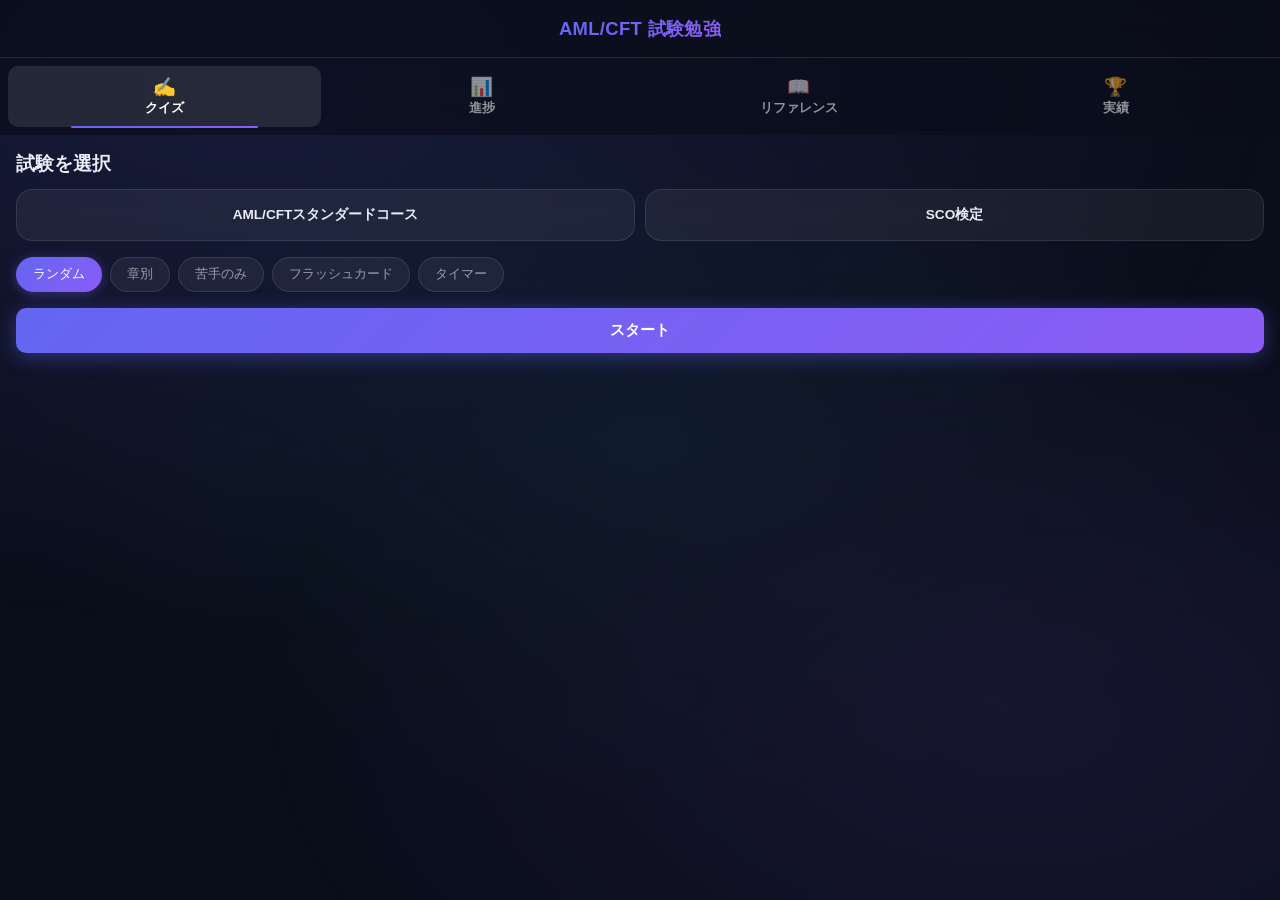
<file: index.html>
<!DOCTYPE html>
<html lang="ja">
<head>
<meta charset="UTF-8">
<meta name="viewport" content="width=device-width,initial-scale=1,viewport-fit=cover">
<meta name="theme-color" content="#0a0e1a">
<meta name="apple-mobile-web-app-capable" content="yes">
<meta name="apple-mobile-web-app-status-bar-style" content="black-translucent">
<title>AML/CFT 試験勉強</title>
<link rel="manifest" href="manifest.json">
<link rel="stylesheet" href="style.css">
</head>
<body>

<div class="header"><span>AML/CFT 試験勉強</span></div>

<!-- Badge Toast -->
<div class="badge-toast" id="badge-toast"></div>
<!-- Confetti Container -->
<div class="confetti-container" id="confetti"></div>

<nav class="tab-bar">
  <button class="tab-btn active" data-tab="quiz"><span>&#x270D;&#xFE0F;</span>クイズ</button>
  <button class="tab-btn" data-tab="progress"><span>&#x1F4CA;</span>進捗</button>
  <button class="tab-btn" data-tab="reference"><span>&#x1F4D6;</span>リファレンス</button>
  <button class="tab-btn" data-tab="badges"><span>&#x1F3C6;</span>実績</button>
</nav>

<!-- ===== クイズ ===== -->
<section id="quiz" class="panel active">
  <div id="quiz-home">
    <h3 class="mb-12">試験を選択</h3>
    <div id="quiz-exam-list" class="quiz-select"></div>
    <div class="quiz-mode-btns mb-12">
      <button class="active" data-mode="random">ランダム</button>
      <button data-mode="chapter">章別</button>
      <button data-mode="weak">苦手のみ</button>
      <button data-mode="flash">フラッシュカード</button>
      <button data-mode="timer">タイマー</button>
    </div>
    <div id="quiz-chapter-select" class="hidden quiz-select"></div>
    <div id="timer-config" class="hidden card">
      <h3 class="mb-8">タイマー設定</h3>
      <div style="display:flex;gap:8px">
        <button class="btn btn-ghost" data-sec="60" style="flex:1">1分/問</button>
        <button class="btn btn-ghost" data-sec="90" style="flex:1">1.5分/問</button>
        <button class="btn btn-ghost selected" data-sec="120" style="flex:1">2分/問</button>
      </div>
    </div>
    <div style="margin-top:16px">
      <button id="quiz-start-btn" class="btn btn-primary" style="width:100%">スタート</button>
    </div>
  </div>

  <div id="quiz-play" class="hidden">
    <div class="timer-bar hidden" id="timer-bar">
      <div class="timer-display" id="timer-display">2:00</div>
      <div class="timer-progress"><div class="timer-fill" id="timer-fill"></div></div>
    </div>
    <div class="stats-bar" id="quiz-stats"></div>
    <div class="card">
      <div class="card-muted mb-8" id="quiz-progress-label"></div>
      <div class="question-box" id="quiz-question"></div>
      <div class="options" id="quiz-options"></div>
      <div class="explanation hidden" id="quiz-explanation"></div>
    </div>
    <div class="quiz-nav">
      <button id="quiz-next-btn" class="btn btn-primary" disabled>次の問題</button>
      <button id="quiz-end-btn" class="btn btn-ghost">終了</button>
    </div>
  </div>

  <div id="quiz-flash" class="hidden">
    <div class="card-muted text-center mb-12" id="flash-progress"></div>
    <div class="flashcard" id="flashcard">
      <div class="flashcard-inner">
        <div class="flashcard-front" id="flash-front"></div>
        <div class="flashcard-back" id="flash-back"></div>
      </div>
    </div>
    <div class="quiz-nav">
      <button id="flash-prev" class="btn btn-ghost">前へ</button>
      <button id="flash-next" class="btn btn-primary">次へ</button>
      <button id="flash-end" class="btn btn-ghost">終了</button>
    </div>
  </div>

  <div id="quiz-result" class="hidden">
    <div class="card text-center">
      <h3 class="mb-12">結果</h3>
      <div id="result-ring" class="score-ring" style="position:relative">
        <svg viewBox="0 0 120 120">
          <circle class="bg" cx="60" cy="60" r="52"/>
          <circle class="fg" id="ring-fg" cx="60" cy="60" r="52" stroke-dasharray="326.73" stroke-dashoffset="326.73"/>
        </svg>
        <div class="score-text" id="result-score">0%</div>
      </div>
      <div id="result-detail" class="card-muted mb-16"></div>
      <button id="quiz-retry-btn" class="btn btn-primary">もう一度</button>
    </div>
    <div id="result-wrong-list"></div>
  </div>
</section>

<!-- ===== 進捗 ===== -->
<section id="progress" class="panel">
  <div class="countdown" id="countdown"></div>
  <div class="card">
    <h3 class="mb-8">今日の学習を記録</h3>
    <div class="log-input"><select id="log-exam"></select></div>
    <div class="time-btns">
      <button data-min="15">+15分</button>
      <button data-min="30">+30分</button>
      <button data-min="60">+60分</button>
      <button data-min="custom">カスタム</button>
    </div>
    <input type="text" id="log-note" placeholder="メモ（任意）" class="search-box" style="margin-bottom:8px">
    <div id="log-today" class="card-muted text-sm"></div>
  </div>
  <div class="card">
    <h3 class="mb-8">学習カレンダー（過去28日）</h3>
    <div class="heatmap-labels"><span>月</span><span>火</span><span>水</span><span>木</span><span>金</span><span>土</span><span>日</span></div>
    <div class="heatmap" id="heatmap"></div>
    <div class="card-muted text-sm" id="heatmap-summary"></div>
  </div>
  <div class="card">
    <h3 class="mb-12">章別進捗</h3>
    <div id="chapter-progress"></div>
  </div>
</section>

<!-- ===== リファレンス ===== -->
<section id="reference" class="panel">
  <input type="text" class="search-box" id="ref-search" placeholder="用語・キーワードを検索...">
  <div class="ref-tabs" id="ref-tabs">
    <button class="ref-tab active" data-ref="glossary">用語辞典</button>
    <button class="ref-tab" data-ref="fatf40">FATF 40勧告</button>
    <button class="ref-tab" data-ref="regulations">規制一覧</button>
    <button class="ref-tab" data-ref="comparisons">三地域比較</button>
  </div>
  <div id="ref-content"></div>
</section>

<!-- ===== 実績 ===== -->
<section id="badges" class="panel">
  <div class="card">
    <h3 class="mb-12">実績バッジ</h3>
    <div class="badge-grid" id="badge-grid"></div>
  </div>
  <div class="card">
    <h3 class="mb-8">統計</h3>
    <div id="overall-stats"></div>
  </div>
</section>

<script src="app.js"></script>
</body>
</html>
</file>
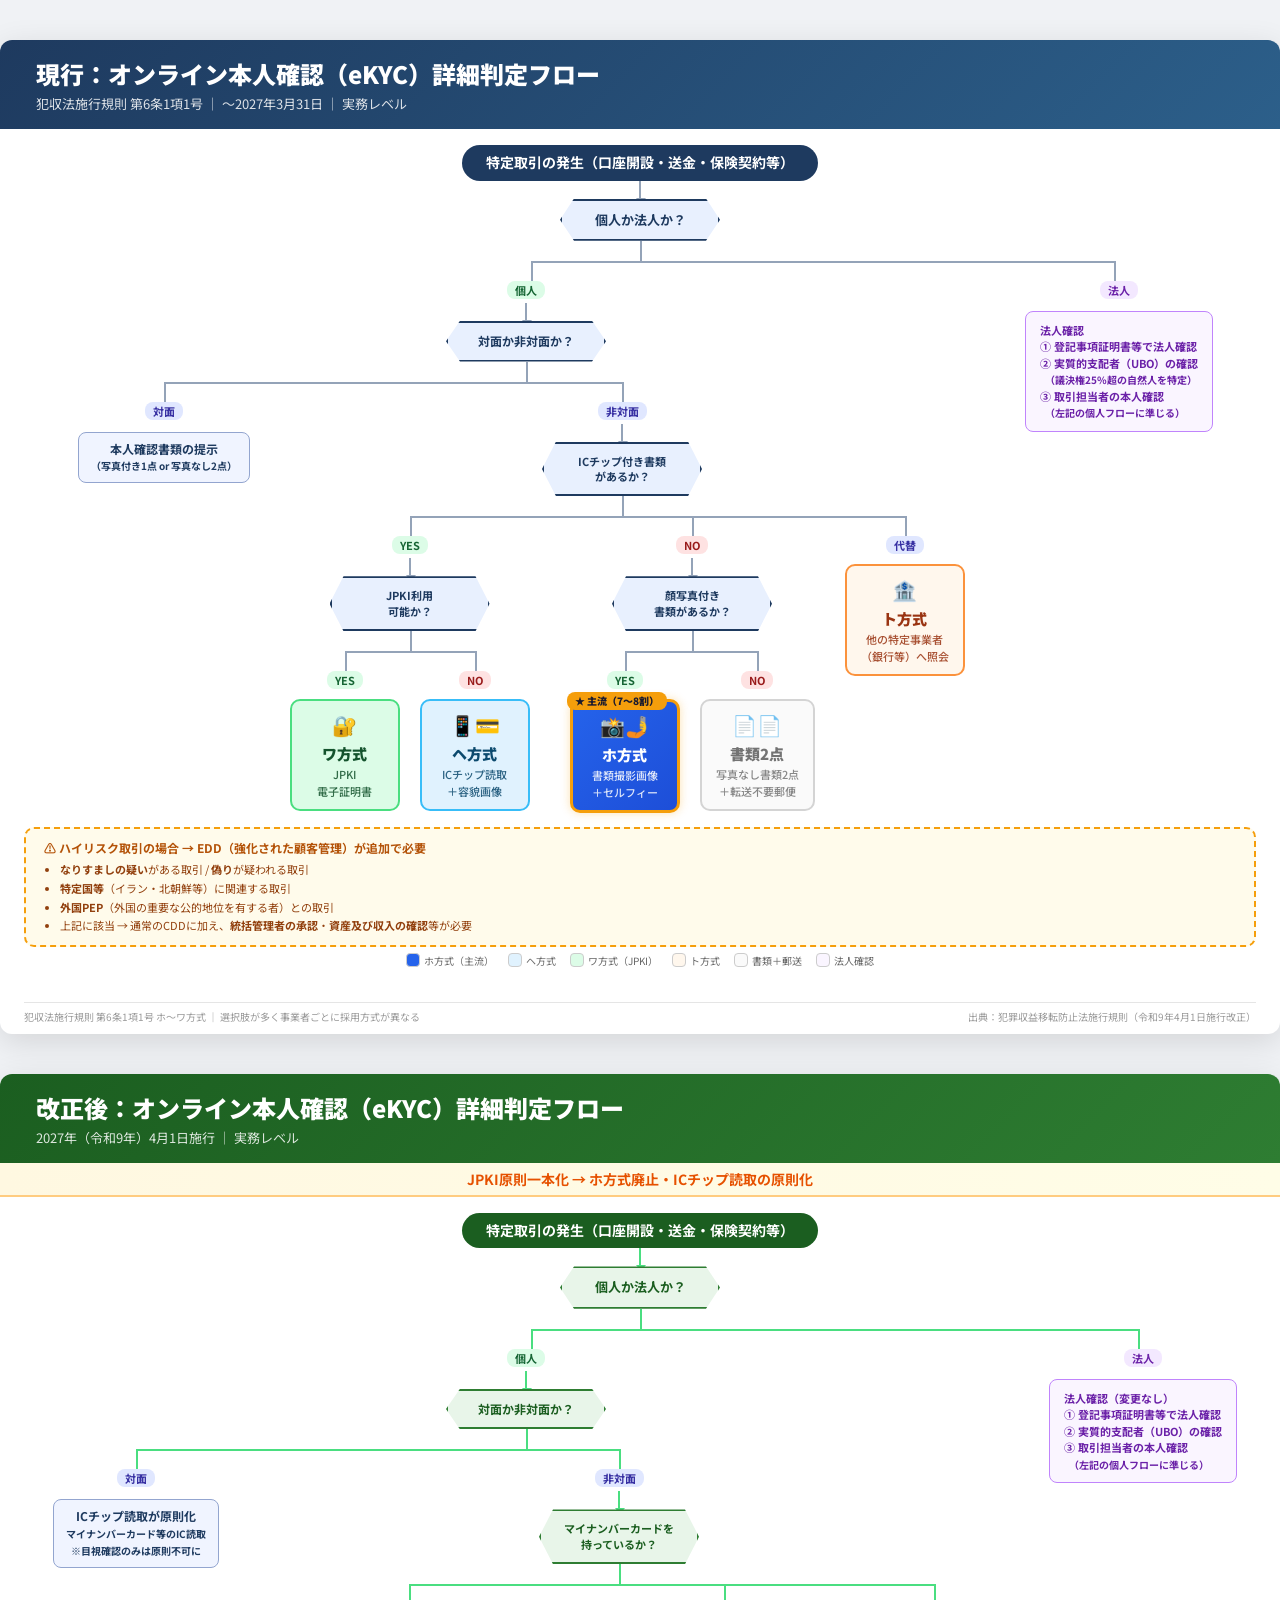
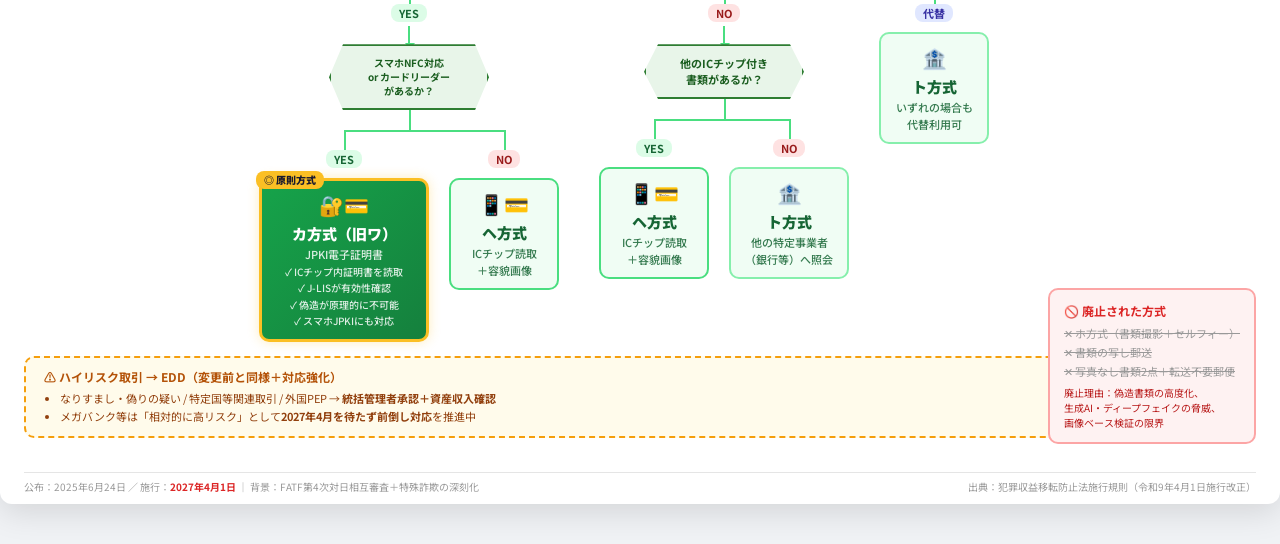
<file: ekyc-reform-slides-detail.html>
<!DOCTYPE html>
<html lang="ja">
<head>
<meta charset="UTF-8">
<meta name="viewport" content="width=device-width, initial-scale=1.0">
<title>犯収法施行規則改正 eKYC方式 詳細判定フロー</title>
<style>
  @import url('https://fonts.googleapis.com/css2?family=Noto+Sans+JP:wght@400;500;700;900&display=swap');
  * { margin: 0; padding: 0; box-sizing: border-box; }
  body { font-family: 'Noto Sans JP', sans-serif; background: #f0f2f5; color: #1a1a2e; }

  .slide {
    width: 1280px;
    margin: 40px auto;
    background: #fff;
    border-radius: 12px;
    box-shadow: 0 8px 32px rgba(0,0,0,0.12);
    position: relative;
    overflow: hidden;
    page-break-after: always;
    padding-bottom: 50px;
  }

  .title-bar { padding: 16px 36px; color: #fff; }
  .title-bar h1 { font-size: 24px; font-weight: 900; }
  .title-bar .sub { font-size: 13px; opacity: 0.85; margin-top: 3px; }
  .slide1 .title-bar { background: linear-gradient(135deg, #1e3a5f, #2c5f8a); }
  .slide2 .title-bar { background: linear-gradient(135deg, #1b5e20, #2e7d32); }

  .slide-body { padding: 16px 24px; }

  /* ===== Tree connector system ===== */
  .tree, .tree ul { list-style: none; padding: 0; margin: 0; }
  .tree { display: flex; flex-direction: column; align-items: center; }

  .tree > li { display: flex; flex-direction: column; align-items: center; }

  .tree ul {
    display: flex;
    justify-content: center;
    padding-top: 20px;
    position: relative;
  }
  .tree ul::before {
    content: '';
    position: absolute;
    top: 0;
    left: 50%;
    width: 0;
    height: 20px;
    border-left: 2px solid #94a3b8;
  }

  .tree ul > li {
    display: flex;
    flex-direction: column;
    align-items: center;
    position: relative;
    padding: 20px 10px 0;
  }
  .tree ul > li::before {
    content: '';
    position: absolute;
    top: 0;
    left: 0;
    right: 50%;
    height: 0;
    border-top: 2px solid #94a3b8;
  }
  .tree ul > li::after {
    content: '';
    position: absolute;
    top: 0;
    left: 50%;
    right: 0;
    height: 0;
    border-top: 2px solid #94a3b8;
  }
  .tree ul > li:first-child::before { left: 50%; border: none; }
  .tree ul > li:last-child::after { right: 50%; border: none; }

  .tree ul > li > .vdrop {
    position: absolute;
    top: 0;
    left: 50%;
    width: 0;
    height: 20px;
    border-left: 2px solid #94a3b8;
  }

  .slide2 .tree ul::before { border-left-color: #4ade80; }
  .slide2 .tree ul > li::before { border-top-color: #4ade80; }
  .slide2 .tree ul > li::after { border-top-color: #4ade80; }
  .slide2 .tree ul > li > .vdrop { border-left-color: #4ade80; }

  /* Vertical connector between parent and children */
  .vconn {
    width: 0;
    height: 18px;
    border-left: 2px solid #94a3b8;
    position: relative;
  }
  .vconn::after {
    content: '';
    position: absolute;
    bottom: -5px;
    left: -5px;
    border-left: 5px solid transparent;
    border-right: 5px solid transparent;
    border-top: 6px solid #94a3b8;
  }
  .slide2 .vconn { border-left-color: #4ade80; }
  .slide2 .vconn::after { border-top-color: #4ade80; }

  /* Nodes */
  .node {
    border-radius: 8px;
    padding: 8px 16px;
    text-align: center;
    font-size: 13px;
    font-weight: 700;
    position: relative;
    line-height: 1.4;
    z-index: 1;
  }
  .node-start {
    background: #1e3a5f; color: #fff;
    border-radius: 20px; padding: 8px 24px; font-size: 14px;
  }
  .slide2 .node-start { background: #1b5e20; }

  .node-decision {
    background: #e8f0fe; border: 2px solid #1e3a5f; color: #1e3a5f;
    padding: 10px 18px;
    clip-path: polygon(14px 0%, calc(100% - 14px) 0%, 100% 50%, calc(100% - 14px) 100%, 14px 100%, 0% 50%);
    min-width: 160px;
  }
  .slide2 .node-decision { background: #e8f5e9; border-color: #2e7d32; color: #1b5e20; }

  .node-goal {
    border-radius: 10px; padding: 10px 14px;
    min-width: 110px; font-size: 12px;
  }
  .node-goal .name { font-size: 15px; font-weight: 900; margin-bottom: 2px; }
  .node-goal .desc { font-size: 11px; font-weight: 500; opacity: 0.85; line-height: 1.5; }
  .node-goal .icon { font-size: 20px; margin-bottom: 4px; }

  .goal-ho { background: linear-gradient(135deg, #2563eb, #1d4ed8); color: #fff; border: 3px solid #f59e0b; box-shadow: 0 0 10px rgba(245,158,11,0.3); }
  .goal-he { background: #e0f2fe; color: #0c4a6e; border: 2px solid #38bdf8; }
  .goal-wa { background: #dcfce7; color: #14532d; border: 2px solid #4ade80; }
  .goal-to { background: #fff7ed; color: #9a3412; border: 2px solid #fb923c; }
  .goal-doc2 { background: #fafafa; color: #737373; border: 2px solid #d4d4d4; }
  .goal-ka { background: linear-gradient(135deg, #16a34a, #15803d); color: #fff; border: 3px solid #fbbf24; box-shadow: 0 0 12px rgba(251,191,36,0.3); }
  .goal-he2 { background: #f0fdf4; color: #166534; border: 2px solid #4ade80; }
  .goal-to2 { background: #f0fdf4; color: #166534; border: 2px solid #86efac; }

  .node-face {
    background: #f0f4ff; color: #1e3a5f; border: 1.5px solid #93a5cf;
    padding: 8px 12px; border-radius: 8px; font-size: 12px;
  }
  .node-corp {
    background: #faf5ff; color: #6b21a8; border: 1.5px solid #c084fc;
    padding: 10px 14px; border-radius: 8px; font-size: 11px; line-height: 1.5; text-align: left;
  }

  .badge {
    position: absolute; top: -10px; left: -6px;
    font-size: 10px; font-weight: 900; padding: 2px 8px; border-radius: 8px; white-space: nowrap;
  }
  .badge-popular { background: #f59e0b; color: #1a1a2e; }
  .badge-primary { background: #fbbf24; color: #1a1a2e; }

  .label-tag {
    font-size: 11px; font-weight: 700; padding: 1px 8px; border-radius: 8px;
    margin-bottom: 4px; z-index: 2;
  }
  .tag-yes { background: #dcfce7; color: #166534; }
  .tag-no { background: #fee2e2; color: #991b1b; }
  .tag-label { background: #e0e7ff; color: #3730a3; }
  .tag-corp { background: #f3e8ff; color: #6b21a8; }

  /* EDD */
  .edd-section {
    margin-top: 14px; border: 2px dashed #f59e0b; border-radius: 10px;
    padding: 10px 18px; background: #fffbeb;
  }
  .edd-section h3 { font-size: 12px; color: #b45309; margin-bottom: 4px; }
  .edd-section ul { font-size: 11px; color: #92400e; margin-left: 16px; line-height: 1.7; }

  /* Legend */
  .legend { display: flex; gap: 14px; margin-top: 6px; justify-content: center; flex-wrap: wrap; }
  .legend-item { display: flex; align-items: center; gap: 4px; font-size: 10px; color: #666; }
  .legend-color { width: 14px; height: 14px; border-radius: 4px; border: 1px solid #ccc; }

  /* Abolished */
  .abolished-box {
    position: absolute; bottom: 60px; right: 24px;
    background: #fef2f2; border: 2px solid #fca5a5; border-radius: 10px;
    padding: 12px 14px; max-width: 230px;
  }
  .abolished-box h4 { font-size: 12px; color: #dc2626; margin-bottom: 6px; }
  .abolished-box .item { font-size: 11px; color: #999; text-decoration: line-through; margin-bottom: 3px; }
  .abolished-box .reason { font-size: 10px; color: #b91c1c; margin-top: 6px; line-height: 1.5; }

  .footnote {
    position: absolute; bottom: 10px; left: 24px; right: 24px;
    display: flex; justify-content: space-between;
    font-size: 10px; color: #999; border-top: 1px solid #e5e5e5; padding-top: 6px;
  }
  .footnote strong { color: #dc2626; }

  .banner {
    background: linear-gradient(90deg, #fff8e1, #fffde7);
    text-align: center; padding: 6px;
    font-size: 14px; font-weight: 700; color: #e65100;
    border-bottom: 2px solid #ffcc80;
  }

  @media print {
    body { background: #fff; }
    .slide { box-shadow: none; margin: 0; border-radius: 0; }
  }
</style>
</head>
<body>

<!-- ==================== SLIDE 1: BEFORE ==================== -->
<div class="slide slide1">
  <div class="title-bar">
    <h1>現行：オンライン本人確認（eKYC）詳細判定フロー</h1>
    <div class="sub">犯収法施行規則 第6条1項1号 ｜ 〜2027年3月31日 ｜ 実務レベル</div>
  </div>

  <div class="slide-body">
    <ul class="tree">
      <li>
        <div class="node node-start">特定取引の発生（口座開設・送金・保険契約等）</div>

        <div class="vconn"></div>
        <div class="node node-decision">個人か法人か？</div>

        <!-- 個人 / 法人 split -->
        <ul>
          <li style="padding-right:20px;">
            <div class="vdrop"></div>
            <span class="label-tag tag-yes">個人</span>

            <div class="vconn"></div>
            <div class="node node-decision" style="font-size:12px;">対面か非対面か？</div>

            <!-- 対面 / 非対面 split -->
            <ul>
              <li>
                <div class="vdrop"></div>
                <span class="label-tag tag-label">対面</span>
                <div style="height:8px;"></div>
                <div class="node node-face">
                  本人確認書類の提示<br>
                  <span style="font-size:10px;">（写真付き1点 or 写真なし2点）</span>
                </div>
              </li>
              <li>
                <div class="vdrop"></div>
                <span class="label-tag tag-label">非対面</span>

                <div class="vconn"></div>
                <div class="node node-decision" style="font-size:11px;">ICチップ付き書類<br>があるか？</div>

                <!-- ICあり / ICなし / 代替 -->
                <ul>
                  <li>
                    <div class="vdrop"></div>
                    <span class="label-tag tag-yes">YES</span>

                    <div class="vconn"></div>
                    <div class="node node-decision" style="font-size:11px;">JPKI利用<br>可能か？</div>

                    <!-- ワ / ヘ -->
                    <ul>
                      <li>
                        <div class="vdrop"></div>
                        <span class="label-tag tag-yes">YES</span>
                        <div style="height:6px;"></div>
                        <div class="node node-goal goal-wa">
                          <div class="icon">🔐</div>
                          <div class="name">ワ方式</div>
                          <div class="desc">JPKI<br>電子証明書</div>
                        </div>
                      </li>
                      <li>
                        <div class="vdrop"></div>
                        <span class="label-tag tag-no">NO</span>
                        <div style="height:6px;"></div>
                        <div class="node node-goal goal-he">
                          <div class="icon">📱💳</div>
                          <div class="name">ヘ方式</div>
                          <div class="desc">ICチップ読取<br>＋容貌画像</div>
                        </div>
                      </li>
                    </ul>
                  </li>

                  <li>
                    <div class="vdrop"></div>
                    <span class="label-tag tag-no">NO</span>

                    <div class="vconn"></div>
                    <div class="node node-decision" style="font-size:11px;">顔写真付き<br>書類があるか？</div>

                    <!-- ホ / 書類2点 -->
                    <ul>
                      <li>
                        <div class="vdrop"></div>
                        <span class="label-tag tag-yes">YES</span>
                        <div style="height:6px;"></div>
                        <div class="node node-goal goal-ho">
                          <div class="badge badge-popular">★ 主流（7〜8割）</div>
                          <div class="icon">📸🤳</div>
                          <div class="name">ホ方式</div>
                          <div class="desc">書類撮影画像<br>＋セルフィー</div>
                        </div>
                      </li>
                      <li>
                        <div class="vdrop"></div>
                        <span class="label-tag tag-no">NO</span>
                        <div style="height:6px;"></div>
                        <div class="node node-goal goal-doc2">
                          <div class="icon">📄📄</div>
                          <div class="name">書類2点</div>
                          <div class="desc">写真なし書類2点<br>＋転送不要郵便</div>
                        </div>
                      </li>
                    </ul>
                  </li>

                  <li>
                    <div class="vdrop"></div>
                    <span class="label-tag tag-label">代替</span>
                    <div style="height:6px;"></div>
                    <div class="node node-goal goal-to">
                      <div class="icon">🏦</div>
                      <div class="name">ト方式</div>
                      <div class="desc">他の特定事業者<br>（銀行等）へ照会</div>
                    </div>
                  </li>
                </ul>
              </li>
            </ul>
          </li>

          <li style="padding-left:20px;">
            <div class="vdrop"></div>
            <span class="label-tag tag-corp">法人</span>
            <div style="height:8px;"></div>
            <div class="node node-corp">
              <strong>法人確認</strong><br>
              ① 登記事項証明書等で法人確認<br>
              ② 実質的支配者（UBO）の確認<br>
              <span style="font-size:10px;">　（議決権25%超の自然人を特定）</span><br>
              ③ 取引担当者の本人確認<br>
              <span style="font-size:10px;">　（左記の個人フローに準じる）</span>
            </div>
          </li>
        </ul>
      </li>
    </ul>

    <div class="edd-section">
      <h3>⚠ ハイリスク取引の場合 → EDD（強化された顧客管理）が追加で必要</h3>
      <ul>
        <li><strong>なりすましの疑い</strong>がある取引 / <strong>偽り</strong>が疑われる取引</li>
        <li><strong>特定国等</strong>（イラン・北朝鮮等）に関連する取引</li>
        <li><strong>外国PEP</strong>（外国の重要な公的地位を有する者）との取引</li>
        <li>上記に該当 → 通常のCDDに加え、<strong>統括管理者の承認</strong>・<strong>資産及び収入の確認</strong>等が必要</li>
      </ul>
    </div>

    <div class="legend">
      <div class="legend-item"><div class="legend-color" style="background:#2563eb;"></div>ホ方式（主流）</div>
      <div class="legend-item"><div class="legend-color" style="background:#e0f2fe;"></div>ヘ方式</div>
      <div class="legend-item"><div class="legend-color" style="background:#dcfce7;"></div>ワ方式（JPKI）</div>
      <div class="legend-item"><div class="legend-color" style="background:#fff7ed;"></div>ト方式</div>
      <div class="legend-item"><div class="legend-color" style="background:#fafafa;"></div>書類＋郵送</div>
      <div class="legend-item"><div class="legend-color" style="background:#faf5ff;"></div>法人確認</div>
    </div>
  </div>

  <div class="footnote">
    <div>犯収法施行規則 第6条1項1号 ホ〜ワ方式 ｜ 選択肢が多く事業者ごとに採用方式が異なる</div>
    <div>出典：犯罪収益移転防止法施行規則（令和9年4月1日施行改正）</div>
  </div>
</div>


<!-- ==================== SLIDE 2: AFTER ==================== -->
<div class="slide slide2">
  <div class="title-bar">
    <h1>改正後：オンライン本人確認（eKYC）詳細判定フロー</h1>
    <div class="sub">2027年（令和9年）4月1日施行 ｜ 実務レベル</div>
  </div>
  <div class="banner">JPKI原則一本化 → ホ方式廃止・ICチップ読取の原則化</div>

  <div class="slide-body">
    <ul class="tree">
      <li>
        <div class="node node-start">特定取引の発生（口座開設・送金・保険契約等）</div>

        <div class="vconn"></div>
        <div class="node node-decision">個人か法人か？</div>

        <ul>
          <li style="padding-right:20px;">
            <div class="vdrop"></div>
            <span class="label-tag tag-yes">個人</span>

            <div class="vconn"></div>
            <div class="node node-decision" style="font-size:12px;">対面か非対面か？</div>

            <ul>
              <!-- 対面 -->
              <li>
                <div class="vdrop"></div>
                <span class="label-tag tag-label">対面</span>
                <div style="height:8px;"></div>
                <div class="node node-face">
                  <strong>ICチップ読取が原則化</strong><br>
                  <span style="font-size:10px;">マイナンバーカード等のIC読取<br>※目視確認のみは原則不可に</span>
                </div>
              </li>

              <!-- 非対面 -->
              <li>
                <div class="vdrop"></div>
                <span class="label-tag tag-label">非対面</span>

                <div class="vconn"></div>
                <div class="node node-decision" style="font-size:11px;">マイナンバーカードを<br>持っているか？</div>

                <ul>
                  <!-- YES: マイナあり -->
                  <li>
                    <div class="vdrop"></div>
                    <span class="label-tag tag-yes">YES</span>

                    <div class="vconn"></div>
                    <div class="node node-decision" style="font-size:10px;">スマホNFC対応<br>or カードリーダー<br>があるか？</div>

                    <ul>
                      <li>
                        <div class="vdrop"></div>
                        <span class="label-tag tag-yes">YES</span>
                        <div style="height:6px;"></div>
                        <div class="node node-goal goal-ka" style="min-width:170px;">
                          <div class="badge badge-primary">◎ 原則方式</div>
                          <div class="icon">🔐💳</div>
                          <div class="name">カ方式（旧ワ）</div>
                          <div class="desc">
                            JPKI電子証明書<br>
                            <span style="font-size:10px;">
                            ✓ ICチップ内証明書を読取<br>
                            ✓ J-LISが有効性確認<br>
                            ✓ 偽造が原理的に不可能<br>
                            ✓ スマホJPKIにも対応
                            </span>
                          </div>
                        </div>
                      </li>
                      <li>
                        <div class="vdrop"></div>
                        <span class="label-tag tag-no">NO</span>
                        <div style="height:6px;"></div>
                        <div class="node node-goal goal-he2">
                          <div class="icon">📱💳</div>
                          <div class="name">ヘ方式</div>
                          <div class="desc">ICチップ読取<br>＋容貌画像</div>
                        </div>
                      </li>
                    </ul>
                  </li>

                  <!-- NO: マイナなし -->
                  <li>
                    <div class="vdrop"></div>
                    <span class="label-tag tag-no">NO</span>

                    <div class="vconn"></div>
                    <div class="node node-decision" style="font-size:11px;">他のICチップ付き<br>書類があるか？</div>

                    <ul>
                      <li>
                        <div class="vdrop"></div>
                        <span class="label-tag tag-yes">YES</span>
                        <div style="height:6px;"></div>
                        <div class="node node-goal goal-he2">
                          <div class="icon">📱💳</div>
                          <div class="name">ヘ方式</div>
                          <div class="desc">ICチップ読取<br>＋容貌画像</div>
                        </div>
                      </li>
                      <li>
                        <div class="vdrop"></div>
                        <span class="label-tag tag-no">NO</span>
                        <div style="height:6px;"></div>
                        <div class="node node-goal goal-to2">
                          <div class="icon">🏦</div>
                          <div class="name">ト方式</div>
                          <div class="desc">他の特定事業者<br>（銀行等）へ照会</div>
                        </div>
                      </li>
                    </ul>
                  </li>

                  <!-- 代替 -->
                  <li>
                    <div class="vdrop"></div>
                    <span class="label-tag tag-label">代替</span>
                    <div style="height:6px;"></div>
                    <div class="node node-goal goal-to2">
                      <div class="icon">🏦</div>
                      <div class="name">ト方式</div>
                      <div class="desc">いずれの場合も<br>代替利用可</div>
                    </div>
                  </li>
                </ul>
              </li>
            </ul>
          </li>

          <!-- 法人 -->
          <li style="padding-left:20px;">
            <div class="vdrop"></div>
            <span class="label-tag tag-corp">法人</span>
            <div style="height:8px;"></div>
            <div class="node node-corp">
              <strong>法人確認（変更なし）</strong><br>
              ① 登記事項証明書等で法人確認<br>
              ② 実質的支配者（UBO）の確認<br>
              ③ 取引担当者の本人確認<br>
              <span style="font-size:10px;">　（左記の個人フローに準じる）</span>
            </div>
          </li>
        </ul>
      </li>
    </ul>

    <div class="edd-section">
      <h3>⚠ ハイリスク取引 → EDD（変更前と同様＋対応強化）</h3>
      <ul>
        <li>なりすまし・偽りの疑い / 特定国等関連取引 / 外国PEP → <strong>統括管理者承認＋資産収入確認</strong></li>
        <li>メガバンク等は「相対的に高リスク」として<strong>2027年4月を待たず前倒し対応</strong>を推進中</li>
      </ul>
    </div>
  </div>

  <div class="abolished-box">
    <h4>🚫 廃止された方式</h4>
    <div class="item">✕ ホ方式（書類撮影＋セルフィー）</div>
    <div class="item">✕ 書類の写し郵送</div>
    <div class="item">✕ 写真なし書類2点＋転送不要郵便</div>
    <div class="reason">廃止理由：偽造書類の高度化、<br>生成AI・ディープフェイクの脅威、<br>画像ベース検証の限界</div>
  </div>

  <div class="footnote">
    <div>公布：2025年6月24日 ／ 施行：<strong>2027年4月1日</strong> ｜ 背景：FATF第4次対日相互審査＋特殊詐欺の深刻化</div>
    <div>出典：犯罪収益移転防止法施行規則（令和9年4月1日施行改正）</div>
  </div>
</div>

</body>
</html>
</file>
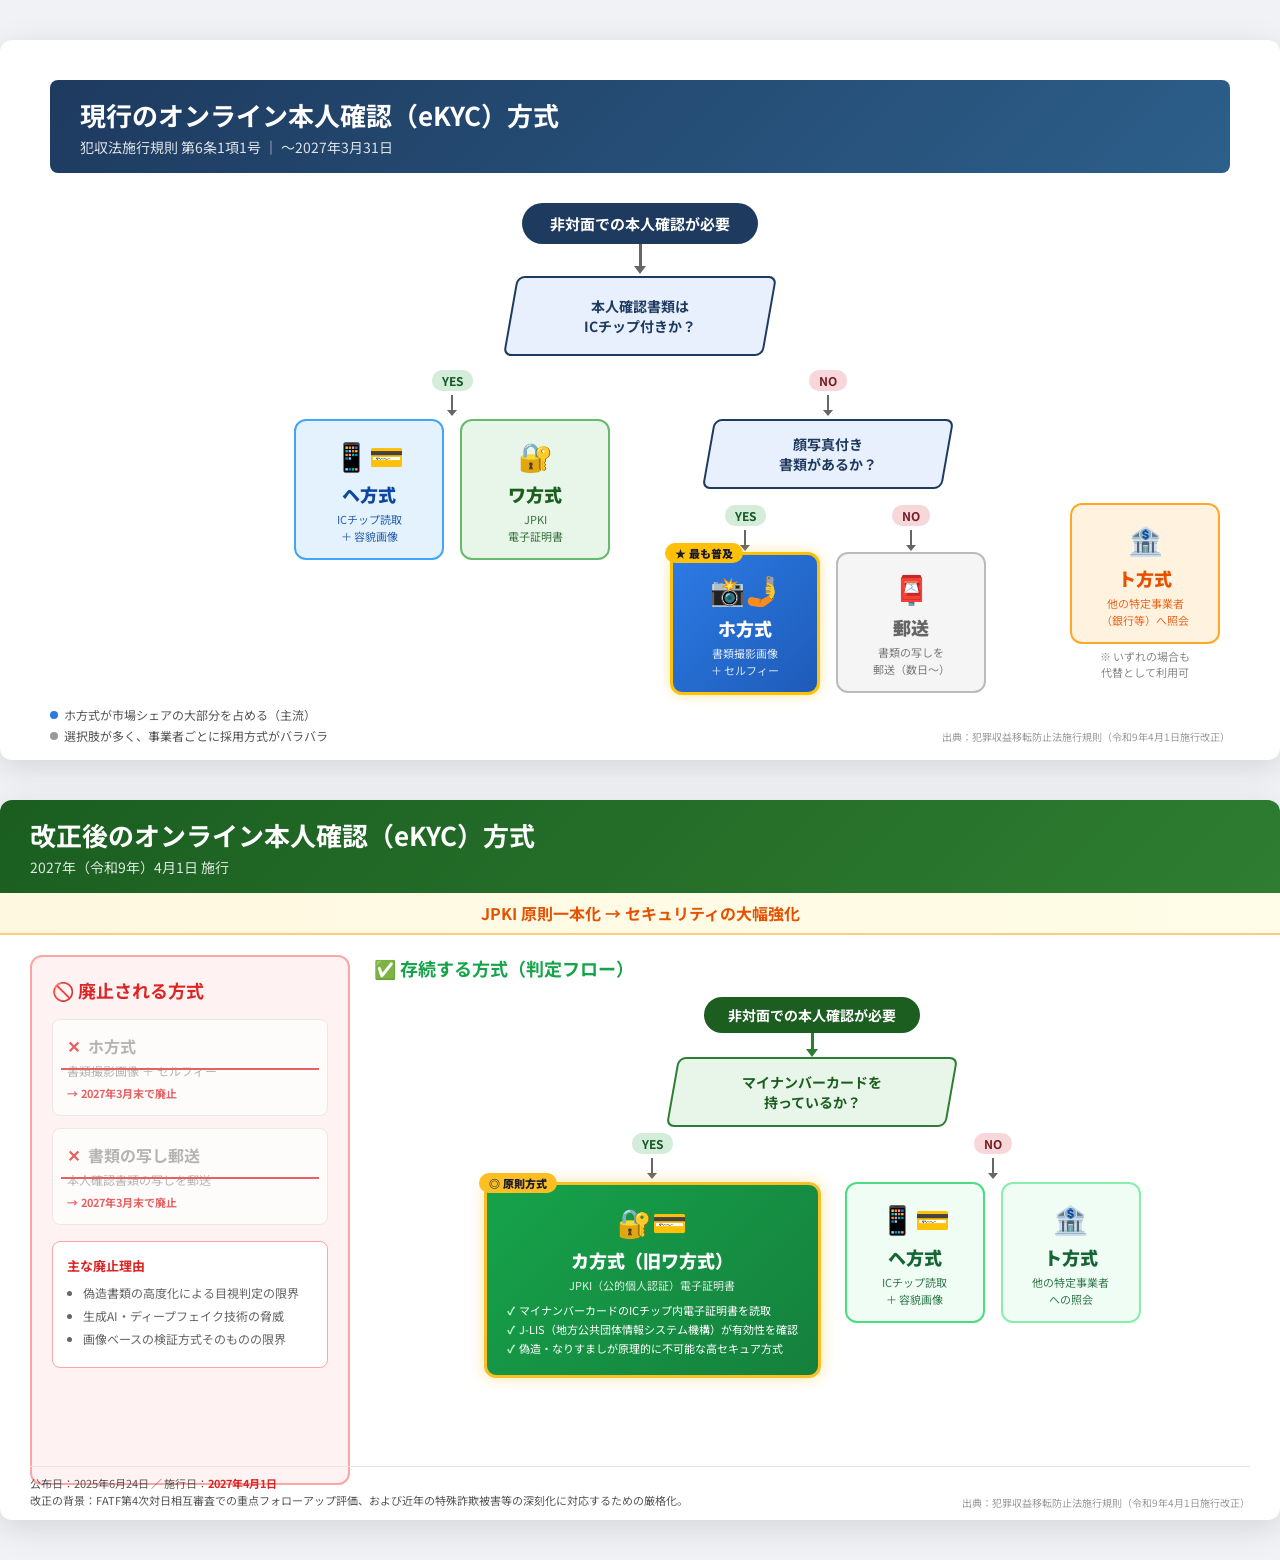
<file: ekyc-reform-slides.html>
<!DOCTYPE html>
<html lang="ja">
<head>
<meta charset="UTF-8">
<meta name="viewport" content="width=device-width, initial-scale=1.0">
<title>犯収法施行規則改正 eKYC方式の変更</title>
<style>
  @import url('https://fonts.googleapis.com/css2?family=Noto+Sans+JP:wght@400;500;700;900&display=swap');

  * { margin: 0; padding: 0; box-sizing: border-box; }

  body {
    font-family: 'Noto Sans JP', sans-serif;
    background: #f0f2f5;
    color: #1a1a2e;
  }

  .slide {
    width: 1280px;
    height: 720px;
    margin: 40px auto;
    background: #ffffff;
    border-radius: 12px;
    box-shadow: 0 8px 32px rgba(0,0,0,0.12);
    position: relative;
    overflow: hidden;
    page-break-after: always;
  }

  /* Slide 1 */
  .slide1 { padding: 40px 50px 30px; }

  .slide1 .title-bar {
    background: linear-gradient(135deg, #1e3a5f, #2c5f8a);
    color: #fff;
    padding: 16px 30px;
    border-radius: 8px;
    margin-bottom: 30px;
  }
  .slide1 .title-bar h1 { font-size: 26px; font-weight: 700; }
  .slide1 .title-bar .sub { font-size: 14px; opacity: 0.85; margin-top: 4px; }

  .flow-container {
    display: flex;
    flex-direction: column;
    align-items: center;
    gap: 0;
  }

  .start-node {
    background: #1e3a5f;
    color: #fff;
    padding: 10px 28px;
    border-radius: 24px;
    font-size: 15px;
    font-weight: 700;
  }

  .arrow-down {
    width: 3px;
    height: 24px;
    background: #666;
    position: relative;
  }
  .arrow-down::after {
    content: '';
    position: absolute;
    bottom: -6px;
    left: -5px;
    border-left: 6px solid transparent;
    border-right: 6px solid transparent;
    border-top: 8px solid #666;
  }

  .diamond {
    width: 260px;
    height: 80px;
    position: relative;
    display: flex;
    align-items: center;
    justify-content: center;
    margin: 8px 0;
  }
  .diamond-bg {
    position: absolute;
    width: 100%;
    height: 100%;
    background: #e8f0fe;
    border: 2.5px solid #1e3a5f;
    transform: skewX(-10deg);
    border-radius: 8px;
  }
  .diamond-text {
    position: relative;
    z-index: 1;
    font-size: 14px;
    font-weight: 700;
    text-align: center;
    color: #1e3a5f;
  }

  .branch-row {
    display: flex;
    gap: 20px;
    align-items: flex-start;
    justify-content: center;
    margin-top: 4px;
  }

  .branch-label {
    font-size: 12px;
    font-weight: 700;
    padding: 2px 10px;
    border-radius: 10px;
    display: inline-block;
    margin-bottom: 4px;
  }
  .label-yes { background: #d4edda; color: #155724; }
  .label-no { background: #f8d7da; color: #721c24; }

  .branch-col {
    display: flex;
    flex-direction: column;
    align-items: center;
    gap: 0;
  }

  .goal-node {
    border-radius: 12px;
    padding: 14px 18px;
    text-align: center;
    min-width: 150px;
    position: relative;
  }
  .goal-node .method-name {
    font-size: 18px;
    font-weight: 900;
    margin-bottom: 4px;
  }
  .goal-node .method-icon {
    font-size: 28px;
    margin-bottom: 6px;
  }
  .goal-node .method-desc {
    font-size: 11px;
    line-height: 1.5;
    opacity: 0.85;
  }

  .goal-ho {
    background: linear-gradient(135deg, #2c7be5, #1e5bb8);
    color: #fff;
    border: 3px solid #ffc107;
    box-shadow: 0 0 12px rgba(255,193,7,0.4);
  }
  .goal-ho .badge {
    position: absolute;
    top: -12px;
    left: -8px;
    background: #ffc107;
    color: #1a1a2e;
    font-size: 11px;
    font-weight: 900;
    padding: 2px 10px;
    border-radius: 10px;
  }

  .goal-he { background: #e3f2fd; color: #0d47a1; border: 2px solid #42a5f5; }
  .goal-wa { background: #e8f5e9; color: #1b5e20; border: 2px solid #66bb6a; }
  .goal-to { background: #fff3e0; color: #e65100; border: 2px solid #ffa726; }
  .goal-mail { background: #f5f5f5; color: #666; border: 2px solid #bbb; }

  .slide1 .footnote {
    position: absolute;
    bottom: 16px;
    left: 50px;
    right: 50px;
    display: flex;
    justify-content: space-between;
    align-items: flex-end;
  }
  .footnote-left {
    display: flex;
    flex-direction: column;
    gap: 4px;
  }
  .footnote-item {
    font-size: 12px;
    color: #555;
    display: flex;
    align-items: center;
    gap: 6px;
  }
  .footnote-item .dot {
    width: 8px; height: 8px;
    border-radius: 50%;
    display: inline-block;
  }
  .dot-blue { background: #2c7be5; }
  .dot-gray { background: #999; }
  .source {
    font-size: 10px;
    color: #999;
  }

  /* Slide 1 custom flow layout */
  .s1-flow {
    display: flex;
    flex-direction: column;
    align-items: center;
  }

  .s1-decision-area {
    display: flex;
    gap: 60px;
    align-items: flex-start;
    justify-content: center;
    margin-top: 6px;
  }

  .s1-sub-branch {
    display: flex;
    flex-direction: column;
    align-items: center;
  }

  .s1-sub-row {
    display: flex;
    gap: 20px;
    margin-top: 4px;
  }

  .connector-h {
    display: flex;
    align-items: center;
    gap: 0;
  }
  .connector-h .line {
    width: 40px;
    height: 2px;
    background: #666;
  }

  .s1-to-box {
    position: absolute;
    bottom: 80px;
    right: 60px;
  }

  /* Slide 2 */
  .slide2 { padding: 0; }

  .slide2 .title-bar {
    background: linear-gradient(135deg, #1b5e20, #2e7d32);
    color: #fff;
    padding: 16px 30px;
  }
  .slide2 .title-bar h1 { font-size: 26px; font-weight: 700; }
  .slide2 .title-bar .sub { font-size: 14px; opacity: 0.85; margin-top: 4px; }

  .jpki-banner {
    background: linear-gradient(90deg, #fff8e1, #fffde7);
    text-align: center;
    padding: 8px;
    font-size: 16px;
    font-weight: 700;
    color: #e65100;
    border-bottom: 2px solid #ffcc80;
  }

  .slide2-body {
    display: flex;
    height: 560px;
    padding: 20px 30px 10px;
    gap: 24px;
  }

  .abolished-area {
    width: 320px;
    background: #fef2f2;
    border: 2px solid #fca5a5;
    border-radius: 12px;
    padding: 20px;
    position: relative;
  }
  .abolished-area h2 {
    font-size: 18px;
    color: #dc2626;
    margin-bottom: 16px;
    display: flex;
    align-items: center;
    gap: 8px;
  }

  .abolished-item {
    background: #fff;
    border: 1.5px solid #e5e5e5;
    border-radius: 8px;
    padding: 14px;
    margin-bottom: 12px;
    position: relative;
    opacity: 0.7;
  }
  .abolished-item::after {
    content: '';
    position: absolute;
    top: 50%;
    left: 8px;
    right: 8px;
    height: 2.5px;
    background: #dc2626;
  }
  .abolished-item .method-name {
    font-size: 16px;
    font-weight: 700;
    color: #999;
  }
  .abolished-item .method-desc {
    font-size: 12px;
    color: #999;
    margin-top: 4px;
  }
  .abolished-item .x-mark {
    color: #dc2626;
    font-weight: 900;
    margin-right: 4px;
  }
  .abolished-item .deadline {
    font-size: 11px;
    color: #dc2626;
    font-weight: 700;
    margin-top: 6px;
  }

  .abolish-reasons {
    margin-top: 16px;
    padding: 14px;
    background: #fff;
    border-radius: 8px;
    border: 1px solid #fca5a5;
  }
  .abolish-reasons h3 {
    font-size: 13px;
    color: #dc2626;
    margin-bottom: 8px;
    font-weight: 700;
  }
  .abolish-reasons li {
    font-size: 12px;
    color: #666;
    margin-bottom: 4px;
    margin-left: 16px;
    line-height: 1.6;
  }

  .survive-area {
    flex: 1;
    display: flex;
    flex-direction: column;
    gap: 16px;
  }
  .survive-area h2 {
    font-size: 18px;
    color: #16a34a;
    display: flex;
    align-items: center;
    gap: 8px;
  }

  .survive-flow {
    display: flex;
    flex-direction: column;
    align-items: center;
    gap: 0;
    flex: 1;
  }

  .s2-start {
    background: #1b5e20;
    color: #fff;
    padding: 8px 24px;
    border-radius: 20px;
    font-size: 14px;
    font-weight: 700;
  }

  .s2-diamond {
    width: 280px;
    height: 70px;
    position: relative;
    display: flex;
    align-items: center;
    justify-content: center;
    margin: 6px 0;
  }
  .s2-diamond .diamond-bg {
    background: #e8f5e9;
    border-color: #2e7d32;
  }
  .s2-diamond .diamond-text {
    color: #1b5e20;
    font-size: 14px;
  }

  .s2-branch-row {
    display: flex;
    gap: 24px;
    align-items: flex-start;
    justify-content: center;
  }

  .s2-branch-col {
    display: flex;
    flex-direction: column;
    align-items: center;
  }

  .goal-ka {
    background: linear-gradient(135deg, #16a34a, #15803d);
    color: #fff;
    border: 3px solid #fbbf24;
    box-shadow: 0 0 16px rgba(251,191,36,0.4);
    min-width: 220px;
    padding: 16px 20px;
  }
  .goal-ka .badge {
    position: absolute;
    top: -12px;
    left: -8px;
    background: #fbbf24;
    color: #1a1a2e;
    font-size: 11px;
    font-weight: 900;
    padding: 2px 10px;
    border-radius: 10px;
  }
  .goal-ka .features {
    text-align: left;
    margin-top: 8px;
  }
  .goal-ka .features li {
    font-size: 11px;
    margin-bottom: 3px;
    list-style: none;
    display: flex;
    align-items: center;
    gap: 4px;
  }
  .goal-ka .features li::before {
    content: '✓';
    color: #bbf7d0;
    font-weight: 900;
  }

  .goal-he2 {
    background: #f0fdf4;
    color: #166534;
    border: 2px solid #4ade80;
    min-width: 140px;
  }
  .goal-to2 {
    background: #f0fdf4;
    color: #166534;
    border: 2px solid #86efac;
    min-width: 140px;
  }

  .slide2 .footnote {
    position: absolute;
    bottom: 10px;
    left: 30px;
    right: 30px;
    display: flex;
    justify-content: space-between;
    align-items: flex-end;
    border-top: 1px solid #e5e5e5;
    padding-top: 8px;
  }
  .footnote-info {
    font-size: 11px;
    color: #555;
    line-height: 1.6;
  }
  .footnote-info strong { color: #dc2626; }

  .arrow-down-sm {
    width: 2px;
    height: 16px;
    background: #666;
    position: relative;
  }
  .arrow-down-sm::after {
    content: '';
    position: absolute;
    bottom: -5px;
    left: -4px;
    border-left: 5px solid transparent;
    border-right: 5px solid transparent;
    border-top: 6px solid #666;
  }

  .arrow-down-green {
    width: 3px;
    height: 18px;
    background: #2e7d32;
    position: relative;
  }
  .arrow-down-green::after {
    content: '';
    position: absolute;
    bottom: -6px;
    left: -5px;
    border-left: 6px solid transparent;
    border-right: 6px solid transparent;
    border-top: 8px solid #2e7d32;
  }

  .s2-sub-row {
    display: flex;
    gap: 16px;
    margin-top: 4px;
  }

  @media print {
    body { background: #fff; }
    .slide {
      box-shadow: none;
      margin: 0;
      border-radius: 0;
      page-break-after: always;
    }
  }
</style>
</head>
<body>

<!-- Slide 1: Before -->
<div class="slide slide1">
  <div class="title-bar">
    <h1>現行のオンライン本人確認（eKYC）方式</h1>
    <div class="sub">犯収法施行規則 第6条1項1号 ｜ 〜2027年3月31日</div>
  </div>

  <div class="s1-flow">
    <div class="start-node">非対面での本人確認が必要</div>
    <div class="arrow-down"></div>

    <div class="diamond">
      <div class="diamond-bg"></div>
      <div class="diamond-text">本人確認書類は<br>ICチップ付きか？</div>
    </div>

    <div class="s1-decision-area">

      <!-- YES branch -->
      <div class="s1-sub-branch">
        <span class="branch-label label-yes">YES</span>
        <div class="arrow-down-sm"></div>
        <div style="display:flex; gap:16px; margin-top:8px;">
          <div class="branch-col">
            <div class="goal-node goal-he">
              <div class="method-icon">📱💳</div>
              <div class="method-name">ヘ方式</div>
              <div class="method-desc">ICチップ読取<br>＋ 容貌画像</div>
            </div>
          </div>
          <div class="branch-col">
            <div class="goal-node goal-wa">
              <div class="method-icon">🔐</div>
              <div class="method-name">ワ方式</div>
              <div class="method-desc">JPKI<br>電子証明書</div>
            </div>
          </div>
        </div>
      </div>

      <!-- NO branch -->
      <div class="s1-sub-branch">
        <span class="branch-label label-no">NO</span>
        <div class="arrow-down-sm"></div>

        <div class="diamond" style="width:240px; height:70px; margin-top:8px;">
          <div class="diamond-bg"></div>
          <div class="diamond-text">顔写真付き<br>書類があるか？</div>
        </div>

        <div style="display:flex; gap:16px; margin-top:8px;">
          <div class="branch-col">
            <span class="branch-label label-yes">YES</span>
            <div class="arrow-down-sm"></div>
            <div class="goal-node goal-ho" style="margin-top:6px;">
              <div class="badge">★ 最も普及</div>
              <div class="method-icon">📸🤳</div>
              <div class="method-name">ホ方式</div>
              <div class="method-desc">書類撮影画像<br>＋ セルフィー</div>
            </div>
          </div>
          <div class="branch-col">
            <span class="branch-label label-no">NO</span>
            <div class="arrow-down-sm"></div>
            <div class="goal-node goal-mail" style="margin-top:6px;">
              <div class="method-icon">📮</div>
              <div class="method-name">郵送</div>
              <div class="method-desc">書類の写しを<br>郵送（数日〜）</div>
            </div>
          </div>
        </div>
      </div>

    </div>
  </div>

  <!-- ト方式 -->
  <div class="s1-to-box">
    <div class="goal-node goal-to">
      <div class="method-icon">🏦</div>
      <div class="method-name">ト方式</div>
      <div class="method-desc">他の特定事業者<br>（銀行等）へ照会</div>
    </div>
    <div style="font-size:11px; color:#888; text-align:center; margin-top:4px;">※ いずれの場合も<br>代替として利用可</div>
  </div>

  <div class="footnote">
    <div class="footnote-left">
      <div class="footnote-item"><span class="dot dot-blue"></span> ホ方式が市場シェアの大部分を占める（主流）</div>
      <div class="footnote-item"><span class="dot dot-gray"></span> 選択肢が多く、事業者ごとに採用方式がバラバラ</div>
    </div>
    <div class="source">出典：犯罪収益移転防止法施行規則（令和9年4月1日施行改正）</div>
  </div>
</div>

<!-- Slide 2: After -->
<div class="slide slide2">
  <div class="title-bar">
    <h1>改正後のオンライン本人確認（eKYC）方式</h1>
    <div class="sub">2027年（令和9年）4月1日 施行</div>
  </div>

  <div class="jpki-banner">
    JPKI 原則一本化 → セキュリティの大幅強化
  </div>

  <div class="slide2-body">

    <!-- Left: Abolished -->
    <div class="abolished-area">
      <h2>🚫 廃止される方式</h2>

      <div class="abolished-item">
        <div class="method-name"><span class="x-mark">✕</span> ホ方式</div>
        <div class="method-desc">書類撮影画像 ＋ セルフィー</div>
        <div class="deadline">→ 2027年3月末で廃止</div>
      </div>

      <div class="abolished-item">
        <div class="method-name"><span class="x-mark">✕</span> 書類の写し郵送</div>
        <div class="method-desc">本人確認書類の写しを郵送</div>
        <div class="deadline">→ 2027年3月末で廃止</div>
      </div>

      <div class="abolish-reasons">
        <h3>主な廃止理由</h3>
        <ul>
          <li>偽造書類の高度化による目視判定の限界</li>
          <li>生成AI・ディープフェイク技術の脅威</li>
          <li>画像ベースの検証方式そのものの限界</li>
        </ul>
      </div>
    </div>

    <!-- Right: Surviving flow -->
    <div class="survive-area">
      <h2>✅ 存続する方式（判定フロー）</h2>

      <div class="survive-flow">
        <div class="s2-start">非対面での本人確認が必要</div>
        <div class="arrow-down-green"></div>

        <div class="s2-diamond">
          <div class="diamond-bg"></div>
          <div class="diamond-text">マイナンバーカードを<br>持っているか？</div>
        </div>

        <div class="s2-branch-row">

          <!-- YES -->
          <div class="s2-branch-col">
            <span class="branch-label label-yes">YES</span>
            <div class="arrow-down-sm"></div>
            <div class="goal-node goal-ka" style="margin-top:8px;">
              <div class="badge">◎ 原則方式</div>
              <div class="method-icon">🔐💳</div>
              <div class="method-name">カ方式（旧ワ方式）</div>
              <div class="method-desc">JPKI（公的個人認証）電子証明書</div>
              <ul class="features">
                <li>マイナンバーカードのICチップ内電子証明書を読取</li>
                <li>J-LIS（地方公共団体情報システム機構）が有効性を確認</li>
                <li>偽造・なりすましが原理的に不可能な高セキュア方式</li>
              </ul>
            </div>
          </div>

          <!-- NO -->
          <div class="s2-branch-col">
            <span class="branch-label label-no">NO</span>
            <div class="arrow-down-sm"></div>
            <div class="s2-sub-row" style="margin-top:8px;">
              <div class="goal-node goal-he2">
                <div class="method-icon">📱💳</div>
                <div class="method-name">ヘ方式</div>
                <div class="method-desc">ICチップ読取<br>＋ 容貌画像</div>
              </div>
              <div class="goal-node goal-to2">
                <div class="method-icon">🏦</div>
                <div class="method-name">ト方式</div>
                <div class="method-desc">他の特定事業者<br>への照会</div>
              </div>
            </div>
          </div>

        </div>
      </div>
    </div>

  </div>

  <div class="footnote">
    <div class="footnote-info">
      公布日：2025年6月24日 ／ 施行日：<strong>2027年4月1日</strong><br>
      改正の背景：FATF第4次対日相互審査での重点フォローアップ評価、および近年の特殊詐欺被害等の深刻化に対応するための厳格化。
    </div>
    <div class="source">出典：犯罪収益移転防止法施行規則（令和9年4月1日施行改正）</div>
  </div>
</div>

</body>
</html>
</file>
<file: style.css>
*,*::before,*::after{box-sizing:border-box;margin:0;padding:0}
:root{
  --bg:#0a0e1a;
  --glass:rgba(255,255,255,.06);
  --glass-border:rgba(255,255,255,.1);
  --glass-hover:rgba(255,255,255,.12);
  --glass-strong:rgba(255,255,255,.1);
  --text:#e8ecf4;
  --text-secondary:rgba(255,255,255,.55);
  --accent:#6366f1;
  --accent-glow:rgba(99,102,241,.4);
  --accent2:#8b5cf6;
  --success:#10b981;
  --success-glow:rgba(16,185,129,.3);
  --warning:#f59e0b;
  --danger:#ef4444;
  --danger-glow:rgba(239,68,68,.3);
  --gold:#fbbf24;
  --radius:16px;
  --radius-sm:10px;
  --blur:20px;
  --transition:.3s cubic-bezier(.4,0,.2,1);
}

html{font-size:16px;scroll-behavior:smooth}
body{
  font-family:-apple-system,BlinkMacSystemFont,'Hiragino Sans','Noto Sans JP',sans-serif;
  background:var(--bg);color:var(--text);min-height:100dvh;
  display:flex;flex-direction:column;
  -webkit-tap-highlight-color:transparent;user-select:none;
  overflow-x:hidden;
}
body::before{
  content:'';position:fixed;inset:0;z-index:-1;
  background:
    radial-gradient(ellipse 80% 60% at 20% 10%,rgba(99,102,241,.15),transparent),
    radial-gradient(ellipse 60% 50% at 80% 80%,rgba(139,92,246,.1),transparent),
    radial-gradient(ellipse 50% 40% at 50% 50%,rgba(16,185,129,.05),transparent);
}

/* ===== Glass Mixin ===== */
.glass{
  background:var(--glass);
  backdrop-filter:blur(var(--blur));-webkit-backdrop-filter:blur(var(--blur));
  border:1px solid var(--glass-border);
  border-radius:var(--radius);
}

/* ===== Header ===== */
.header{
  padding:16px 20px;text-align:center;
  font-size:1.15rem;font-weight:800;letter-spacing:.02em;
  position:sticky;top:0;z-index:100;
  background:rgba(10,14,26,.8);backdrop-filter:blur(30px);-webkit-backdrop-filter:blur(30px);
  border-bottom:1px solid var(--glass-border);
}
.header span{
  background:linear-gradient(135deg,var(--accent),var(--accent2));
  -webkit-background-clip:text;-webkit-text-fill-color:transparent;
  background-clip:text;
}

/* ===== Tab Bar ===== */
.tab-bar{
  display:flex;gap:4px;padding:8px;
  position:sticky;top:52px;z-index:99;
  background:rgba(10,14,26,.7);backdrop-filter:blur(20px);-webkit-backdrop-filter:blur(20px);
}
.tab-btn{
  flex:1;padding:10px 0;text-align:center;font-size:.8rem;font-weight:600;
  border:none;background:transparent;color:var(--text-secondary);cursor:pointer;
  border-radius:var(--radius-sm);transition:var(--transition);position:relative;
}
.tab-btn.active{color:#fff;background:var(--glass-strong)}
.tab-btn.active::after{
  content:'';position:absolute;bottom:-1px;left:20%;right:20%;height:2px;
  background:linear-gradient(90deg,var(--accent),var(--accent2));border-radius:2px;
}
.tab-btn span{display:block;font-size:1.15rem;margin-bottom:2px}

/* ===== Panels ===== */
.panel{display:none;padding:16px;flex:1;overflow-y:auto;padding-bottom:100px}
.panel.active{display:block;animation:fadeIn .4s ease}
@keyframes fadeIn{from{opacity:0;transform:translateY(8px)}to{opacity:1;transform:none}}

/* ===== Cards ===== */
.card{
  background:var(--glass);
  backdrop-filter:blur(var(--blur));-webkit-backdrop-filter:blur(var(--blur));
  border:1px solid var(--glass-border);
  border-radius:var(--radius);padding:18px;margin-bottom:14px;
  transition:var(--transition);
}
.card:hover{border-color:rgba(255,255,255,.18)}
.card h3{font-size:1rem;margin-bottom:10px;font-weight:700}
.card-muted{color:var(--text-secondary);font-size:.85rem}

/* ===== Buttons ===== */
.btn{
  padding:12px 24px;border-radius:var(--radius-sm);border:none;
  font-size:.95rem;font-weight:700;cursor:pointer;
  transition:var(--transition);position:relative;overflow:hidden;
}
.btn-primary{
  background:linear-gradient(135deg,var(--accent),var(--accent2));
  color:#fff;box-shadow:0 4px 20px var(--accent-glow);
}
.btn-primary:hover{transform:translateY(-1px);box-shadow:0 6px 30px var(--accent-glow)}
.btn-primary:active{transform:scale(.97)}
.btn-ghost{
  background:var(--glass);border:1px solid var(--glass-border);
  color:var(--text);backdrop-filter:blur(10px);
}
.btn-ghost:hover{background:var(--glass-hover)}

/* ===== Quiz ===== */
.quiz-select{display:grid;grid-template-columns:1fr 1fr;gap:10px;margin-bottom:16px}
.quiz-select button{
  padding:16px 12px;border-radius:var(--radius);
  border:1px solid var(--glass-border);
  background:var(--glass);color:var(--text);
  font-size:.85rem;font-weight:600;cursor:pointer;
  backdrop-filter:blur(10px);transition:var(--transition);
}
.quiz-select button:hover{border-color:rgba(99,102,241,.5);background:rgba(99,102,241,.1)}
.quiz-select button.selected{
  border-color:var(--accent);background:rgba(99,102,241,.15);
  box-shadow:0 0 20px var(--accent-glow);
}

.question-box{font-size:1.05rem;line-height:1.8;margin-bottom:18px;font-weight:500}
.options{display:flex;flex-direction:column;gap:10px;margin-bottom:18px}
.option-btn{
  padding:16px 18px;border-radius:var(--radius);
  border:1px solid var(--glass-border);
  background:var(--glass);color:var(--text);
  font-size:.95rem;text-align:left;cursor:pointer;
  transition:var(--transition);line-height:1.5;min-height:52px;
  backdrop-filter:blur(10px);
}
.option-btn:hover{border-color:rgba(255,255,255,.25);background:var(--glass-hover)}
.option-btn:active{transform:scale(.98)}
.option-btn.selected{border-color:var(--accent);background:var(--glass-hover);box-shadow:0 0 12px rgba(99,102,241,.25)}
.multi-hint{font-size:.8rem;color:var(--text-secondary);margin-bottom:8px}
.option-btn.correct{
  border-color:var(--success);background:rgba(16,185,129,.12);
  box-shadow:0 0 20px var(--success-glow);
  animation:correctPulse .5s ease;
}
.option-btn.wrong{
  border-color:var(--danger);background:rgba(239,68,68,.12);
  box-shadow:0 0 20px var(--danger-glow);
  animation:shake .4s ease;
}
.option-btn.reveal{opacity:.4}
@keyframes correctPulse{0%{transform:scale(1)}50%{transform:scale(1.02)}100%{transform:scale(1)}}
@keyframes shake{0%,100%{transform:translateX(0)}20%,60%{transform:translateX(-4px)}40%,80%{transform:translateX(4px)}}

.explanation{
  background:rgba(99,102,241,.08);border-radius:var(--radius);padding:16px;
  margin-bottom:16px;font-size:.9rem;line-height:1.7;
  border-left:3px solid var(--accent);
  animation:slideUp .3s ease;
}
@keyframes slideUp{from{opacity:0;transform:translateY(10px)}to{opacity:1;transform:none}}

.quiz-nav{display:flex;gap:10px;justify-content:center}
.quiz-nav .btn{min-width:120px}
.quiz-mode-btns{display:flex;gap:8px;margin-bottom:14px;flex-wrap:wrap}
.quiz-mode-btns button{
  padding:8px 16px;border-radius:20px;
  border:1px solid var(--glass-border);
  background:var(--glass);color:var(--text-secondary);
  font-size:.8rem;cursor:pointer;transition:var(--transition);
}
.quiz-mode-btns button.active{
  background:linear-gradient(135deg,var(--accent),var(--accent2));
  color:#fff;border-color:transparent;
  box-shadow:0 2px 12px var(--accent-glow);
}

/* Stats */
.stats-bar{display:flex;gap:8px;margin-bottom:14px;flex-wrap:wrap}
.stat-chip{
  padding:6px 14px;border-radius:20px;font-size:.8rem;font-weight:700;
  backdrop-filter:blur(10px);border:1px solid transparent;
}
.stat-chip.green{background:rgba(16,185,129,.12);color:var(--success);border-color:rgba(16,185,129,.2)}
.stat-chip.red{background:rgba(239,68,68,.12);color:var(--danger);border-color:rgba(239,68,68,.2)}
.stat-chip.blue{background:rgba(99,102,241,.12);color:var(--accent);border-color:rgba(99,102,241,.2)}

/* Timer */
.timer-bar{
  display:flex;align-items:center;gap:10px;margin-bottom:14px;
  padding:10px 16px;border-radius:var(--radius-sm);
  background:var(--glass);border:1px solid var(--glass-border);
}
.timer-display{font-size:1.4rem;font-weight:800;font-variant-numeric:tabular-nums;min-width:70px}
.timer-progress{flex:1;height:4px;background:rgba(255,255,255,.1);border-radius:4px;overflow:hidden}
.timer-fill{height:100%;border-radius:4px;transition:width 1s linear;
  background:linear-gradient(90deg,var(--success),var(--warning),var(--danger))}
.timer-display.urgent{color:var(--danger);animation:timerPulse 1s ease infinite}
@keyframes timerPulse{0%,100%{opacity:1}50%{opacity:.5}}

/* ===== Badges ===== */
.badge-grid{display:grid;grid-template-columns:repeat(3,1fr);gap:10px;margin:12px 0}
.badge{
  text-align:center;padding:16px 8px;border-radius:var(--radius);
  background:var(--glass);border:1px solid var(--glass-border);
  transition:var(--transition);
}
.badge.unlocked{border-color:var(--gold);box-shadow:0 0 20px rgba(251,191,36,.15)}
.badge.locked{opacity:.35;filter:grayscale(1)}
.badge-icon{font-size:2rem;margin-bottom:6px;display:block}
.badge-name{font-size:.75rem;font-weight:700}
.badge-desc{font-size:.65rem;color:var(--text-secondary);margin-top:2px}

.badge-toast{
  position:fixed;top:80px;left:50%;transform:translateX(-50%) translateY(-20px);
  padding:14px 24px;border-radius:var(--radius);z-index:200;
  background:rgba(251,191,36,.15);border:1px solid rgba(251,191,36,.3);
  backdrop-filter:blur(20px);color:var(--gold);font-weight:700;
  opacity:0;pointer-events:none;transition:all .5s cubic-bezier(.4,0,.2,1);
  box-shadow:0 8px 40px rgba(251,191,36,.2);
}
.badge-toast.show{opacity:1;transform:translateX(-50%) translateY(0)}

/* Confetti */
.confetti-container{position:fixed;inset:0;pointer-events:none;z-index:300;overflow:hidden}
.confetti{
  position:absolute;width:8px;height:8px;border-radius:2px;
  animation:confettiFall 2s ease-out forwards;
}
@keyframes confettiFall{
  0%{transform:translateY(-10vh) rotate(0deg);opacity:1}
  100%{transform:translateY(110vh) rotate(720deg);opacity:0}
}

/* ===== Progress ===== */
.countdown{display:grid;grid-template-columns:1fr 1fr;gap:10px;margin-bottom:16px}
.countdown-card{
  background:var(--glass);backdrop-filter:blur(var(--blur));
  border:1px solid var(--glass-border);
  border-radius:var(--radius);padding:18px;text-align:center;
  transition:var(--transition);
}
.countdown-card .days{
  font-size:2.2rem;font-weight:900;
  background:linear-gradient(135deg,var(--accent),var(--accent2));
  -webkit-background-clip:text;-webkit-text-fill-color:transparent;
  background-clip:text;
}
.countdown-card .days.urgent{
  background:linear-gradient(135deg,var(--danger),var(--warning));
  -webkit-background-clip:text;background-clip:text;
}
.countdown-card .label{font-size:.75rem;color:var(--text-secondary);margin-top:4px}
.countdown-card .exam-name{font-size:.85rem;font-weight:700;margin-bottom:6px}

.progress-bar-wrap{background:rgba(255,255,255,.06);border-radius:6px;height:6px;margin:8px 0;overflow:hidden}
.progress-bar-fill{height:100%;border-radius:6px;transition:width .5s var(--transition)}

.log-input{display:flex;gap:8px;flex-wrap:wrap;margin-bottom:12px}
.log-input select,.log-input input{
  padding:12px 14px;border-radius:var(--radius-sm);
  border:1px solid var(--glass-border);
  background:var(--glass);color:var(--text);font-size:.9rem;flex:1;min-width:0;
  backdrop-filter:blur(10px);
}
.log-input select:focus,.log-input input:focus{outline:none;border-color:var(--accent)}

.time-btns{display:flex;gap:8px;margin-bottom:14px}
.time-btns button{
  padding:12px 0;flex:1;border-radius:var(--radius-sm);
  border:1px solid var(--glass-border);
  background:var(--glass);color:var(--text);
  font-size:.85rem;font-weight:700;cursor:pointer;
  transition:var(--transition);backdrop-filter:blur(10px);
}
.time-btns button:hover{border-color:var(--accent);background:rgba(99,102,241,.1)}
.time-btns button:active{
  background:linear-gradient(135deg,var(--accent),var(--accent2));
  color:#fff;transform:scale(.95);
}

/* Heatmap */
.heatmap{display:grid;grid-template-columns:repeat(7,1fr);gap:3px;margin:12px 0}
.heatmap-cell{
  aspect-ratio:1;border-radius:4px;
  background:rgba(255,255,255,.04);transition:var(--transition);
}
.heatmap-cell.l1{background:rgba(99,102,241,.2)}
.heatmap-cell.l2{background:rgba(99,102,241,.4)}
.heatmap-cell.l3{background:rgba(99,102,241,.6)}
.heatmap-cell.l4{background:rgba(99,102,241,.85);box-shadow:0 0 8px var(--accent-glow)}
.heatmap-labels{display:flex;justify-content:space-between;font-size:.7rem;color:var(--text-secondary);margin-bottom:4px}

/* ===== Reference ===== */
.search-box{
  width:100%;padding:14px 18px;border-radius:var(--radius);
  border:1px solid var(--glass-border);
  background:var(--glass);color:var(--text);font-size:1rem;
  margin-bottom:14px;backdrop-filter:blur(var(--blur));transition:var(--transition);
}
.search-box:focus{outline:none;border-color:var(--accent);box-shadow:0 0 20px var(--accent-glow)}
.search-box::placeholder{color:var(--text-secondary)}

.ref-tabs{display:flex;gap:6px;margin-bottom:14px;overflow-x:auto;padding-bottom:4px}
.ref-tab{
  padding:8px 16px;border-radius:20px;
  border:1px solid var(--glass-border);
  background:var(--glass);color:var(--text-secondary);
  font-size:.8rem;white-space:nowrap;cursor:pointer;transition:var(--transition);
}
.ref-tab.active{
  background:linear-gradient(135deg,var(--accent),var(--accent2));
  color:#fff;border-color:transparent;box-shadow:0 2px 12px var(--accent-glow);
}

.glossary-item{padding:14px 0;border-bottom:1px solid var(--glass-border)}
.glossary-term{font-weight:800;font-size:.95rem;
  background:linear-gradient(135deg,var(--accent),var(--accent2));
  -webkit-background-clip:text;-webkit-text-fill-color:transparent;background-clip:text}
.glossary-full{font-size:.8rem;color:var(--text-secondary)}
.glossary-desc{font-size:.9rem;margin-top:6px;line-height:1.6;color:rgba(255,255,255,.8)}

.compare-table{width:100%;border-collapse:collapse;font-size:.8rem}
.compare-table th,.compare-table td{padding:10px;border:1px solid var(--glass-border);text-align:left}
.compare-table th{background:var(--glass-strong);font-weight:700;position:sticky;top:0}
.compare-table td:first-child{font-weight:700;white-space:nowrap;color:var(--accent)}

/* Flashcard */
.flashcard{perspective:800px;margin:24px 0;cursor:pointer}
.flashcard-inner{position:relative;height:220px;transition:transform .6s cubic-bezier(.4,0,.2,1);transform-style:preserve-3d}
.flashcard.flipped .flashcard-inner{transform:rotateY(180deg)}
.flashcard-front,.flashcard-back{
  position:absolute;inset:0;backface-visibility:hidden;
  border-radius:var(--radius);display:flex;align-items:center;justify-content:center;
  padding:24px;text-align:center;font-size:1.1rem;line-height:1.7;
  background:var(--glass);border:1px solid var(--glass-border);
  backdrop-filter:blur(var(--blur));
}
.flashcard-front{
  background:linear-gradient(135deg,rgba(99,102,241,.08),rgba(139,92,246,.08));
  border-color:rgba(99,102,241,.2);
}
.flashcard-back{
  transform:rotateY(180deg);font-size:.9rem;
  background:linear-gradient(135deg,rgba(16,185,129,.08),rgba(99,102,241,.08));
  border-color:rgba(16,185,129,.2);
}

/* Result score ring */
.score-ring{width:140px;height:140px;margin:0 auto 16px}
.score-ring svg{width:100%;height:100%;transform:rotate(-90deg)}
.score-ring circle{fill:none;stroke-width:8;stroke-linecap:round}
.score-ring .bg{stroke:rgba(255,255,255,.06)}
.score-ring .fg{transition:stroke-dashoffset 1.5s cubic-bezier(.4,0,.2,1)}
.score-text{
  position:absolute;inset:0;display:flex;align-items:center;justify-content:center;
  font-size:2rem;font-weight:900;
}

/* ===== Utilities ===== */
.mb-8{margin-bottom:8px}.mb-12{margin-bottom:12px}.mb-16{margin-bottom:16px}
.text-center{text-align:center}
.text-muted{color:var(--text-secondary)}
.text-sm{font-size:.85rem}
.fw-700{font-weight:700}
.hidden{display:none!important}

/* Mobile safe area */
@supports(padding:env(safe-area-inset-bottom)){
  .panel{padding-bottom:calc(80px + env(safe-area-inset-bottom))}
}
</file>
